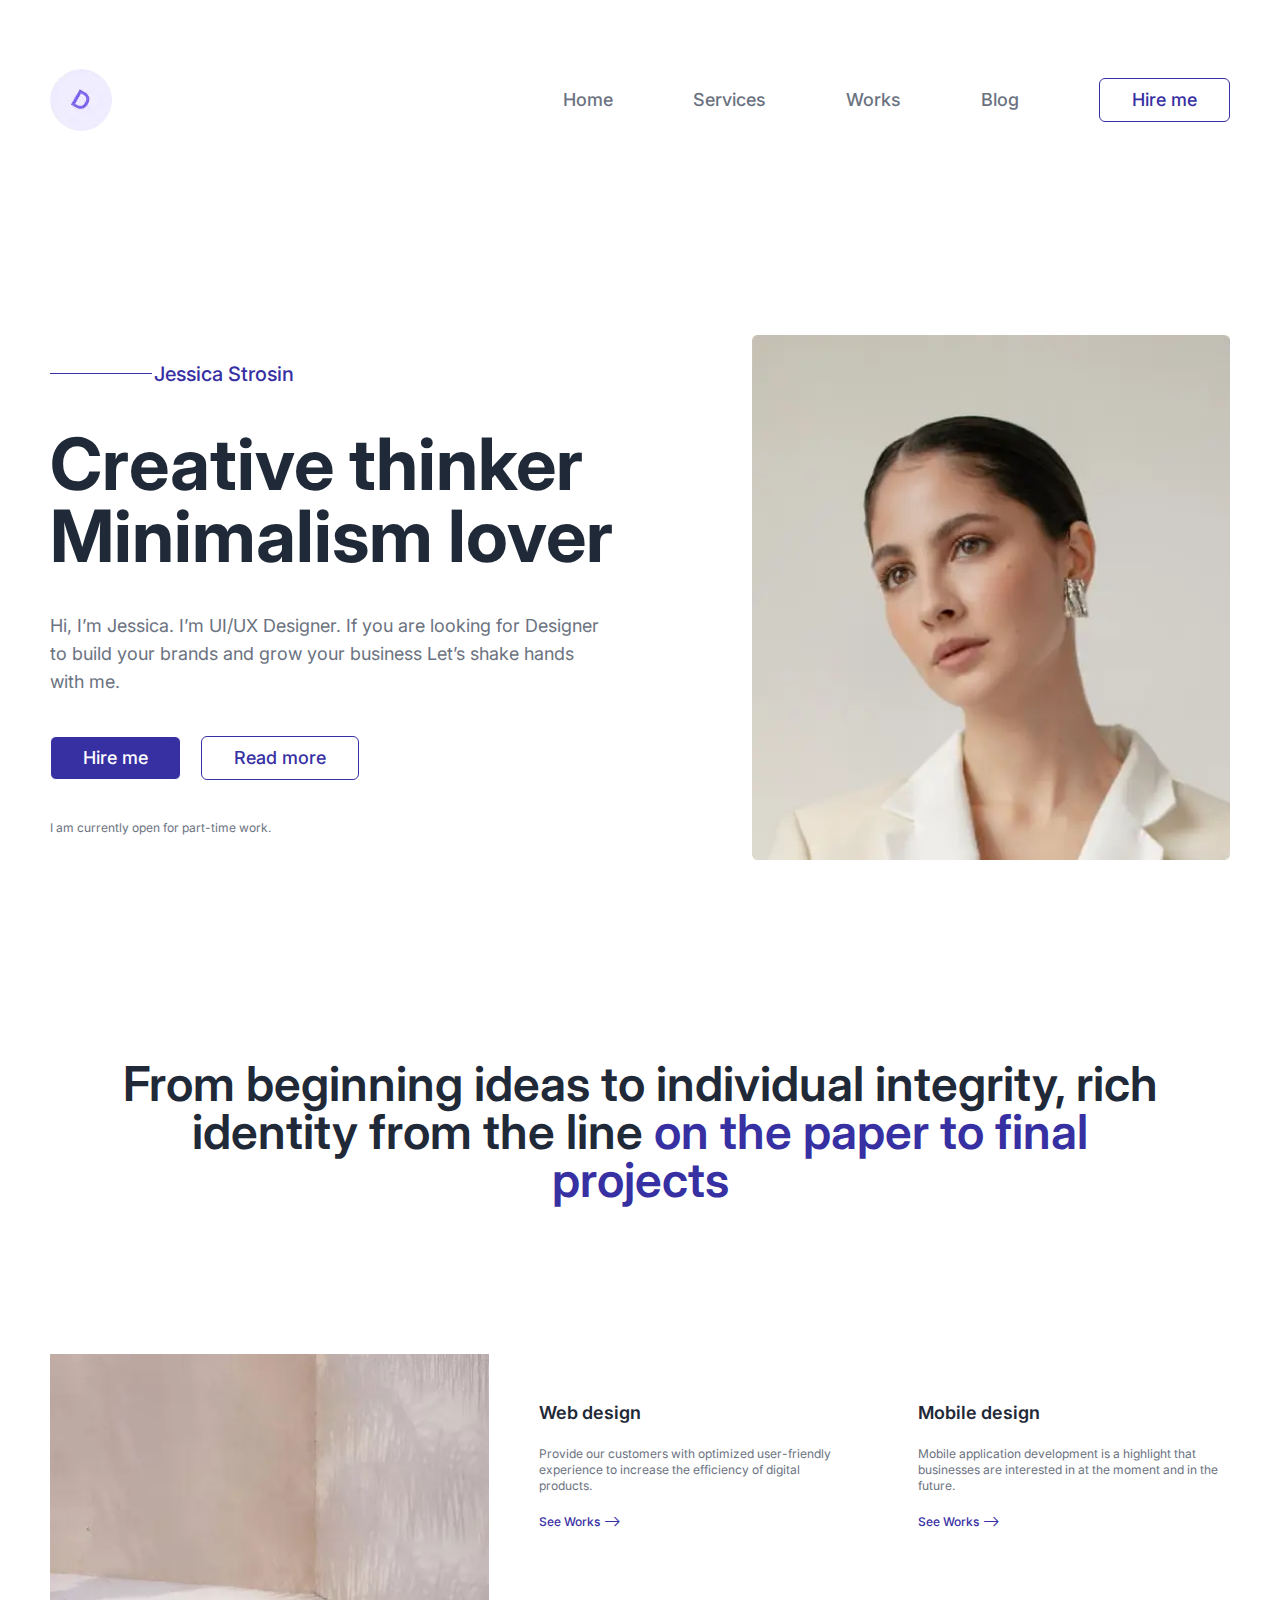
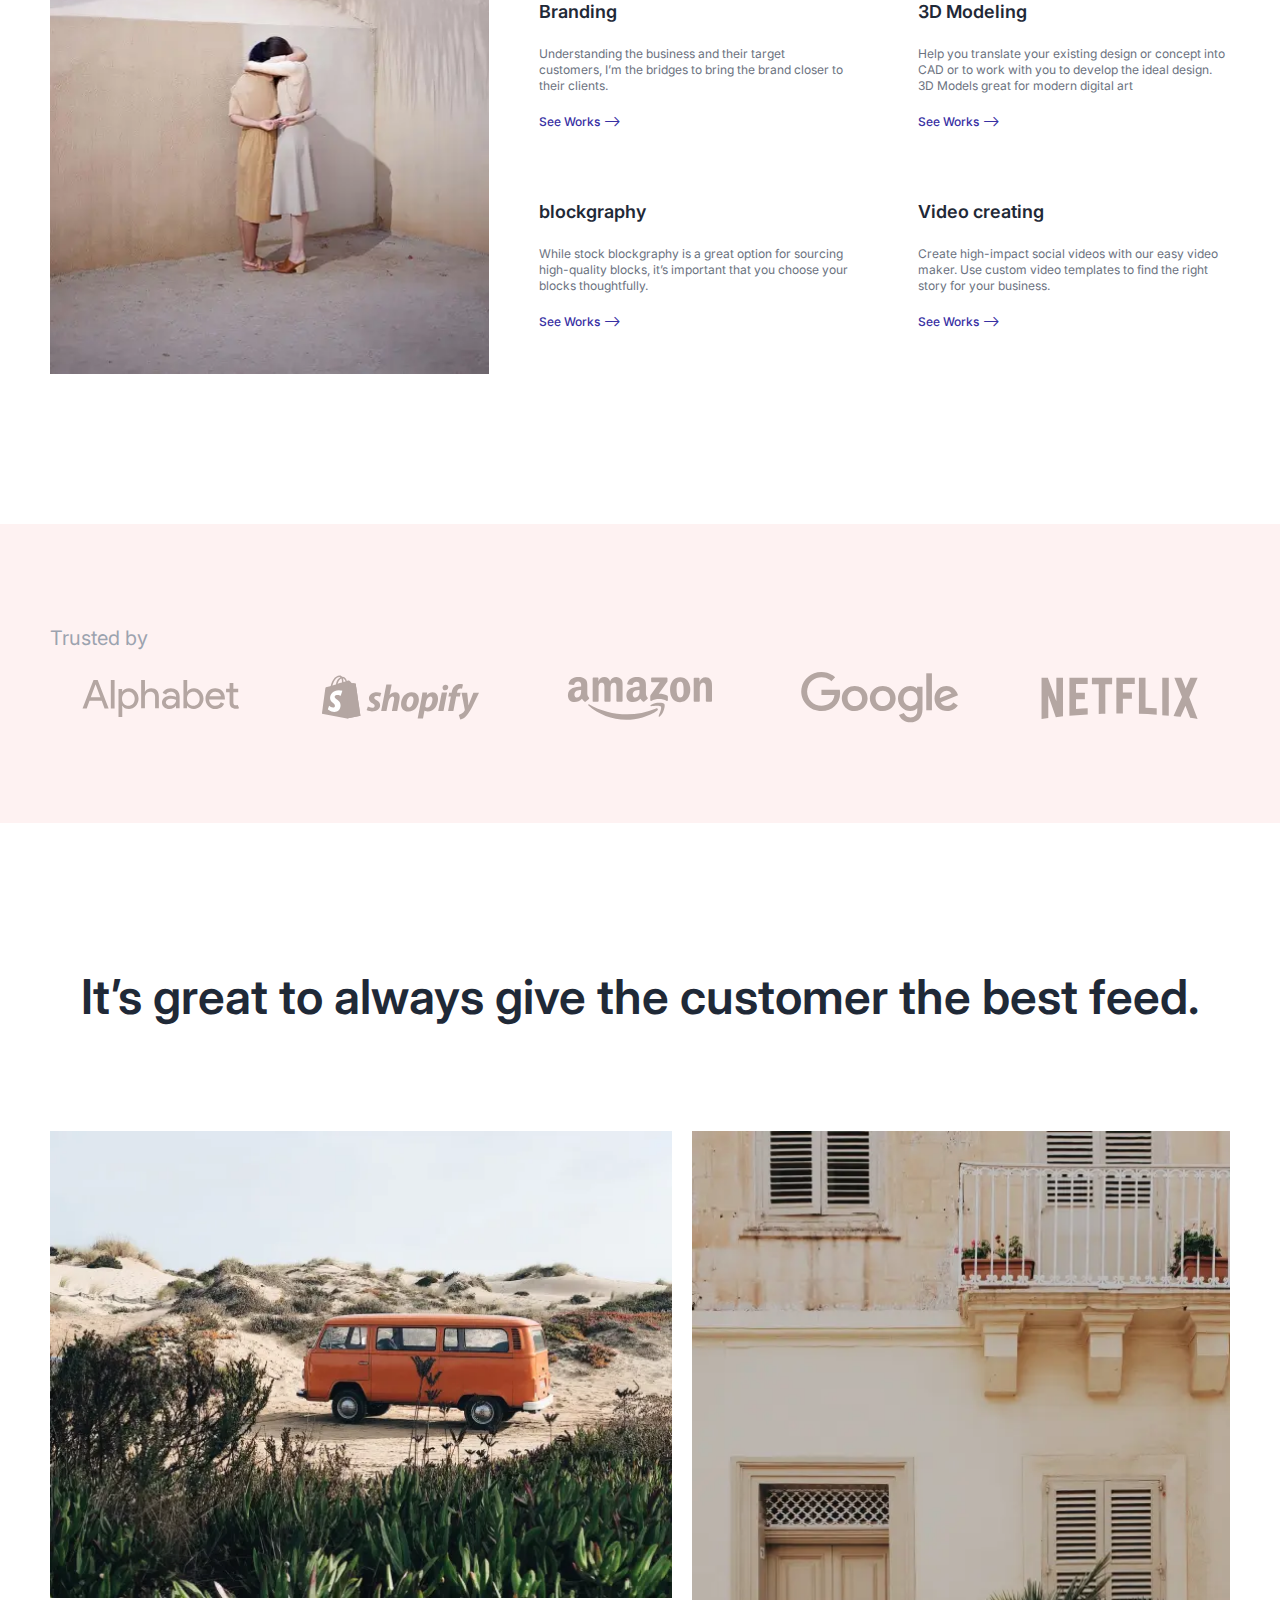
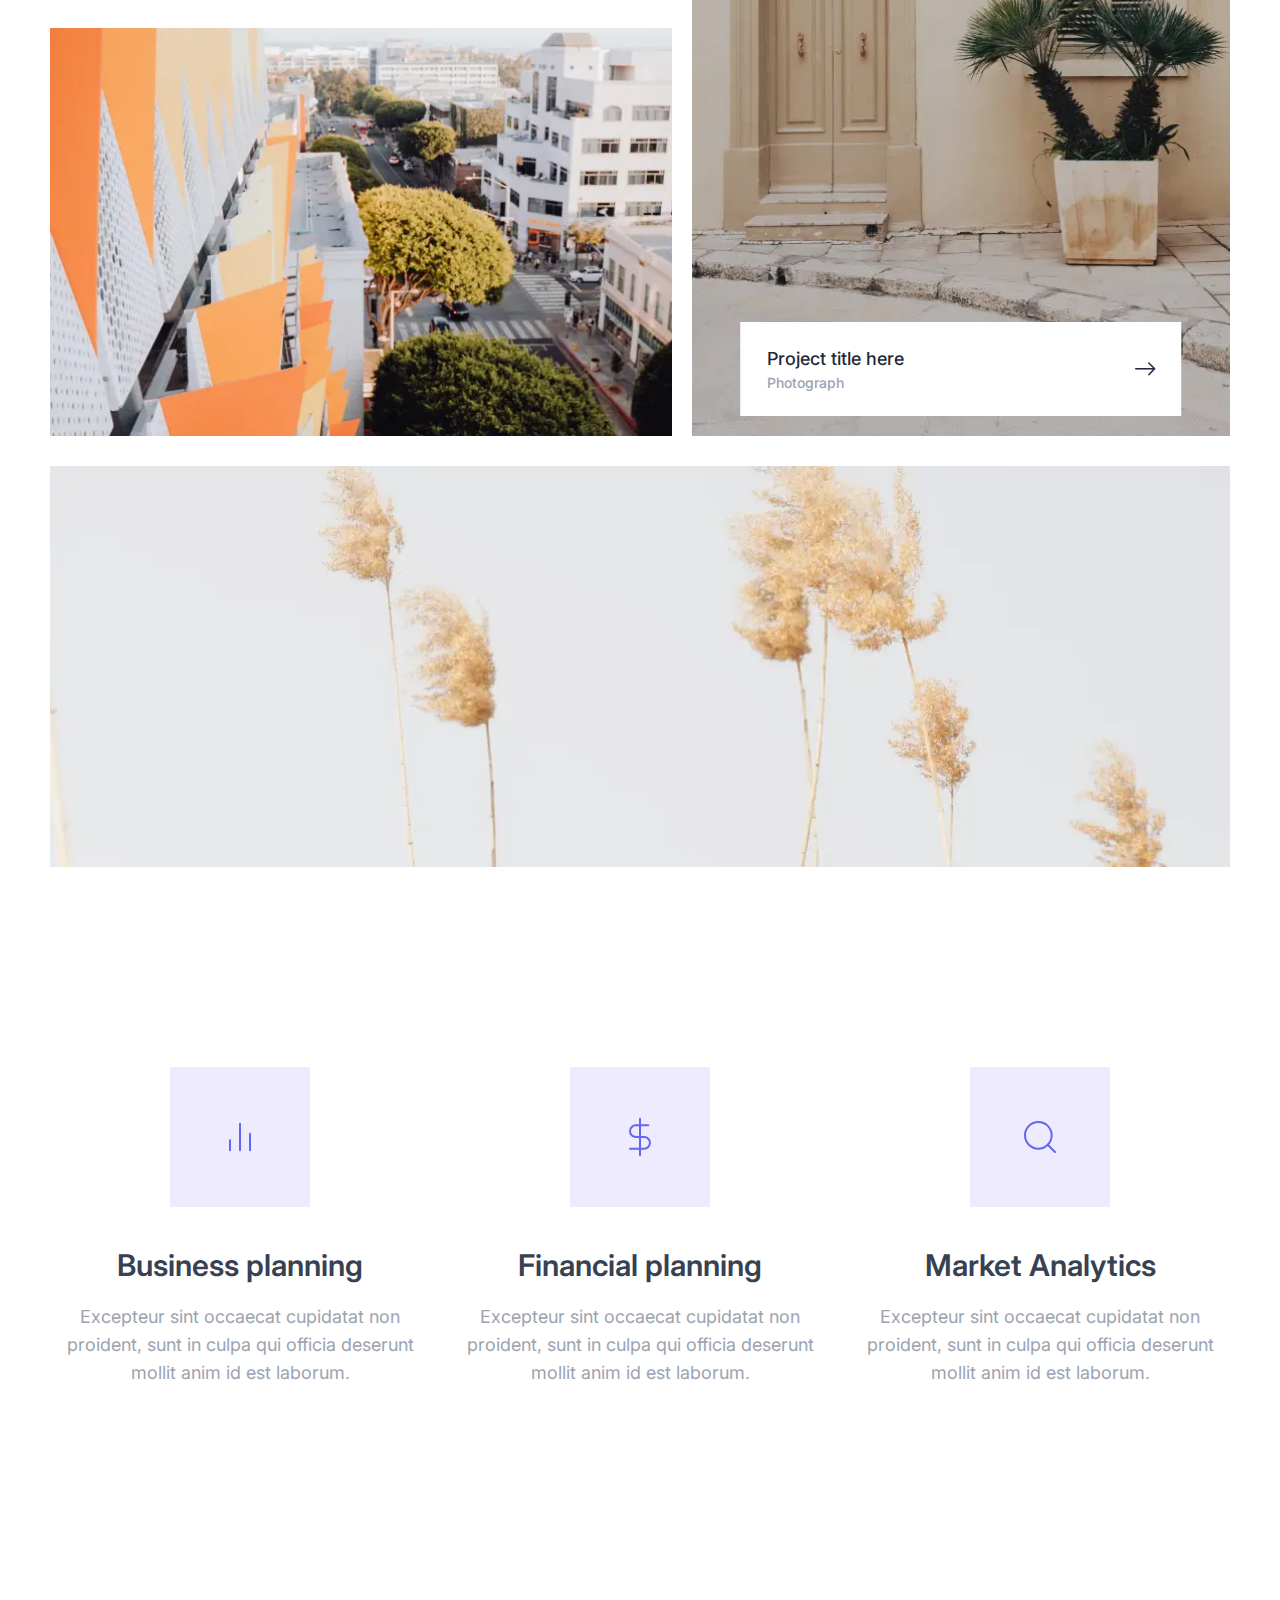
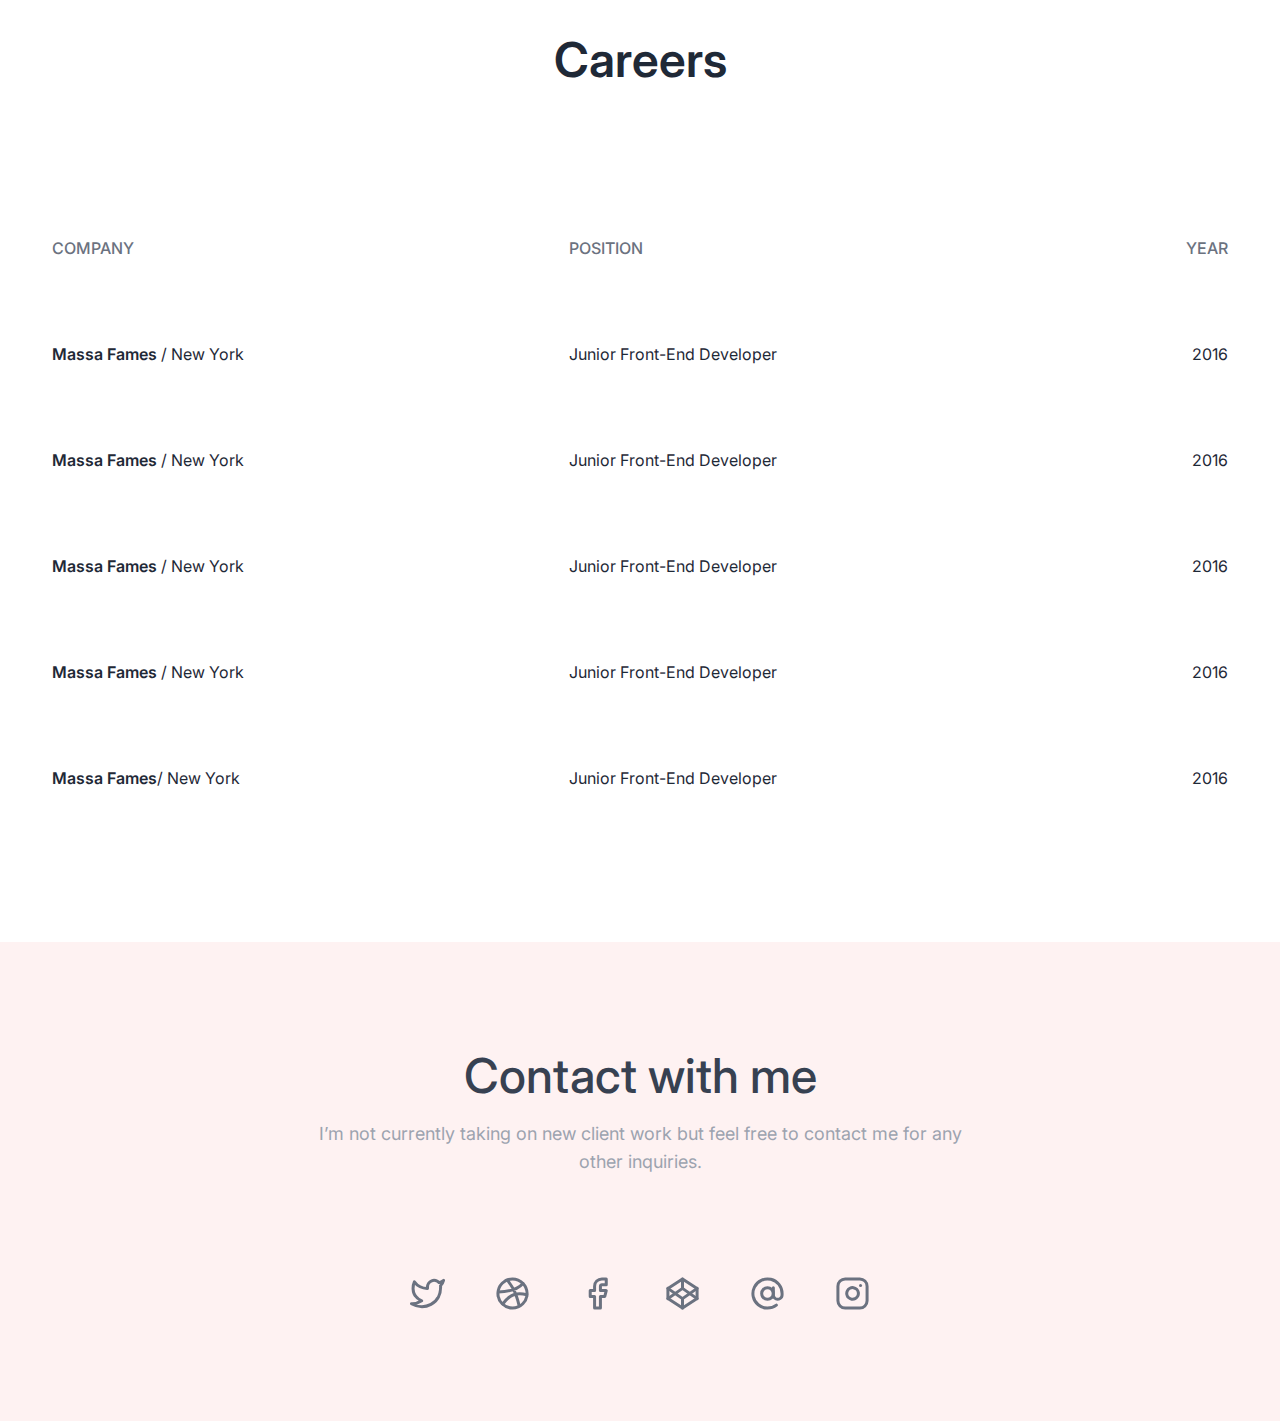
<file: index.html>
<!DOCTYPE html>
<html lang="en">
<head>
	<title>PortfolioDesign</title>
	<meta charset="UTF-8">
	<meta name="format-detection" content="telephone=no">
	<!-- <style>body{opacity: 0;}</style> -->
	<link rel="stylesheet" href="css/style.min.css?_v=20240208211706">
	<link rel="shortcut icon" href="favicon.ico">
	<!-- <meta name="robots" content="noindex, nofollow"> -->
	<meta name="viewport" content="width=device-width, initial-scale=1.0">
</head>

<body>
	<div class="wrapper">
		<header data-scroll="120" data-scroll-show="500" class="header">
	<div class="header__container">
		<div class="header__logo">
			<picture><source srcset="img/header/logo.webp" type="image/webp"><img src="img/header/logo.jpg" alt="image"></picture>
		</div>
		<div class="header__menu menu">
			<button type="button" class="menu__icon icon-menu"><span></span></button>
			<nav class="menu__body">
				<ul class="menu__list">
					<li class="menu__item"><a href="" data-goto-header data-goto=".hero" class="menu__link">Home</a></li>
					<li class="menu__item"><a href="" data-goto-header data-goto=".services" class="menu__link">Services</a></li>
					<li class="menu__item"><a href="" data-goto-header data-goto=".works" class="menu__link">Works</a></li>
					<li class="menu__item"><a href="" data-goto-header data-goto=".tablitsa" class="menu__link">Blog</a></li>
				</ul>
			</nav>
		</div>
		<button data-da=".menu__body,767.98" type="button" class="header__button button">Hire me</button>
	</div>
</header>
		<main class="page">
			<section class="hero">
				<div class="hero__container">
					<div class="hero__body">
						<div class="hero__content content-hero">
							<div class="content-hero__name">Jessica Strosin</div>
							<h1 class="content-hero__title">Creative thinker Minimalism lover</h1>
							<div class="content-hero__text">
								<p>
									Hi, I’m Jessica. I’m UI/UX Designer. If you are looking for Designer to build your brands and
									grow your business Let’s shake hands with me.
								</p>
							</div>
							<div class="content-hero__more more-item">
								<button class="more-item__button button button--blue">Hire me</button>
								<button class="more-item__button button">Read more</button>
							</div>
							<div class="content-hero__subtext">
								<p>
									I am currently open for part-time work.
								</p>
							</div>
						</div>
						<div class="hero__image">
							<div class="hero__image-ibg">
								<picture><source srcset="img/hero/main.webp" type="image/webp"><img src="img/hero/main.jpg" alt="image"></picture>
							</div>
						</div>
					</div>
					<div class="ім'я блоку__image-ibg"><picture><source data-srcset="@img" srcset="[data-uri]" type="image/webp"><img src="[data-uri]"  data-src="@img" alt=""></picture></div>
					<a href="" class="ім'я блоку__image-ibg"><picture><source data-srcset="@img" srcset="[data-uri]" type="image/webp"><img src="[data-uri]"  data-src="@img" alt=""></picture></a>
				</div>
			</section>
			<section class="services">
				<div class="services__container">
					<h2 class="services__title title">
						From beginning ideas to individual integrity, rich identity from the line<span> on the paper to final
							projects</span>
					</h2>
					<div class="services__body">
						<div class="services__column">
							<div class="services__item item-services">
								<div class="item-services__title">Web design</div>
								<div class="item-services__text">
									<p>
										Provide our customers with optimized user-friendly experience to increase the
										efficiency of digital products.
									</p>
								</div>
								<a href="" class="item-services__projects _icon-arrow">See Works</a>
							</div>
							<div class="services__item item-services">
								<div class="item-services__title">Mobile design</div>
								<div class="item-services__text">
									<p>
										Mobile application development is a highlight that businesses are interested in at the
										moment and in the future.
									</p>
								</div>
								<a href="" class="item-services__projects _icon-arrow">See Works</a>
							</div>
							<div class="services__item item-services">
								<div class="item-services__title">Branding</div>
								<div class="item-services__text">
									<p>
										Understanding the business and their target customers, I’m the bridges to bring the brand
										closer to their clients.
									</p>
								</div>
								<a href="" class="item-services__projects _icon-arrow">See Works</a>
							</div>
							<div class="services__item item-services">
								<div class="item-services__title">3D Modeling</div>
								<div class="item-services__text">
									<p>
										Help you translate your existing design or concept into CAD or to work with you to develop
										the ideal design. 3D Models great for modern digital art
									</p>
								</div>
								<a href="" class="item-services__projects _icon-arrow">See Works</a>
							</div>
							<div class="services__item item-services">
								<div class="item-services__title">blockgraphy</div>
								<div class="item-services__text">
									<p>
										While stock blockgraphy is a great option for sourcing high-quality blocks, it’s important
										that you choose your blocks thoughtfully.
									</p>
								</div>
								<a href="" class="item-services__projects _icon-arrow">See Works</a>
							</div>
							<div class="services__item item-services">
								<div class="item-services__title">Video creating</div>
								<div class="item-services__text">
									<p>
										Create high-impact social videos with our easy video maker. Use custom video templates to
										find the right story for your business.
									</p>
								</div>
								<a href="" class="item-services__projects _icon-arrow">See Works</a>
							</div>
						</div>
						<div class="services__image">
							<div class="services__image-ibg">
								<picture><source srcset="img/services/image.webp" type="image/webp"><img src="img/services/image.jpg" alt="image"></picture>
							</div>
						</div>
					</div>
				</div>
			</section>
			<section class="trusted">
				<div class="trusted__container">
					<h2 class="trusted__logo">Trusted by</h2>
					<div class="trusted__body">
						<div class="trusted__image">
							<img src="img/trusted/alphabet.svg" alt="image">
						</div>
						<div class="trusted__image">
							<img src="img/trusted/shopifyl.svg" alt="image">
						</div>
						<div class="trusted__image">
							<img src="img/trusted/amazon.svg" alt="image">
						</div>
						<div class="trusted__image">
							<img src="img/trusted/google.svg" alt="image">
						</div>
						<div class="trusted__image">
							<img src="img/trusted/netflix.svg" alt="image">
						</div>
					</div>
				</div>
			</section>
			<section class="gallery">
				<div class="gallery__container">
					<h2 class="gallery__title title">It’s great to always give the customer the best feed.</h2>
					<div class="gallery__block block-gallery">
						<div class="block-gallery__items">
							<div class="block-gallery__image">
								<div class="block-gallery__image-ibg">
									<picture><source srcset="img/gallery/car.webp" type="image/webp"><img src="img/gallery/car.jpg" alt="image"></picture>
								</div>
							</div>
							<div class="block-gallery__photo">
								<div class="block-gallery__image-ibg">
									<picture><source srcset="img/gallery/street.webp" type="image/webp"><img src="img/gallery/street.jpg" alt="image"></picture>
								</div>
							</div>
						</div>
						<div class="block-gallery__item">
							<div class="block-gallery__picture-ibg">
								<picture><source srcset="img/gallery/facade.webp" type="image/webp"><img src="img/gallery/facade.jpg" alt="image"></picture>
							</div>
							<a href="" class="block-gallery__project project-block _icon-arrow">
								<div class="project-block__content">
									<div class="project-block__title">Project title here</div>
									<div class="project-block__text">Photograph</div>
								</div>
							</a>
						</div>
					</div>
					<div class="gallery__image">
						<div class="gallery__image-ibg">
							<picture><source srcset="img/gallery/grass.webp" type="image/webp"><img src="img/gallery/grass.jpg" alt="image"></picture>
						</div>
					</div>
				</div>
			</section>
			<section class="works">
				<div class="works__container">
					<div class="works__body">
						<div class="works__column">
							<a href="" class="works__image">
								<img src="img/works/bar-chart.svg" alt="image">
							</a>
							<h4 class="works__title">Business planning</h4>
							<div class="works__text">
								<p>
									Excepteur sint occaecat cupidatat non proident, sunt in culpa qui officia deserunt mollit
									anim id est laborum.
								</p>
							</div>
						</div>
						<div class="works__column">
							<a href="" class="works__image">
								<img src="img/works/dollar.svg" alt="image">
							</a>
							<h4 class="works__title">Financial planning</h4>
							<div class="works__text">
								<p>
									Excepteur sint occaecat cupidatat non proident, sunt in culpa qui officia deserunt mollit
									anim id est laborum.
								</p>
							</div>
						</div>
						<div class="works__column">
							<a href="" class="works__image">
								<img src="img/works/search.svg" alt="image">
							</a>
							<h4 class="works__title">Market Analytics</h4>
							<div class="works__text">
								<p>
									Excepteur sint occaecat cupidatat non proident, sunt in culpa qui officia deserunt mollit
									anim id est laborum.
								</p>
							</div>
						</div>
					</div>
				</div>
			</section>
			<section class="tablitsa">
				<div class="tablitsa__container">
					<h2 class="tablitsa__title title">Careers</h2>
					<div class="tablitsa__body">
						<table>
							<thead>
								<tr>
									<th>COMPANY</th>
									<th>POSITION</th>
									<th>YEAR</th>
								</tr>
							</thead>
							<tbody>
								<tr>
									<td><span>Massa Fames </span>/ New York</td>
									<td>Junior Front-End Developer</td>
									<td>2016</td>
								</tr>
								<tr>
									<td><span>Massa Fames </span>/ New York</td>
									<td>Junior Front-End Developer</td>
									<td>2016</td>
								</tr>
								<tr>
									<td><span>Massa Fames </span>/ New York</td>
									<td>Junior Front-End Developer</td>
									<td>2016</td>
								</tr>
								<tr>
									<td><span>Massa Fames </span>/ New York</td>
									<td>Junior Front-End Developer</td>
									<td>2016</td>
								</tr>
							</tbody>
							<tfoot>
								<tr>
									<td><span>Massa Fames</span>/ New York</td>
									<td>Junior Front-End Developer</td>
									<td>2016</td>
								</tr>
							</tfoot>
						</table>
					</div>
				</div>
			</section>
		</main>
		<footer class="footer">
	<div class="footer__container">
		<h3 class="footer__title title title--small">Contact with me</h3>
		<div class="footer__text">
			<p>
				I’m not currently taking on new client work but feel free to contact me for any other inquiries.
			</p>
		</div>
		<div class="footer__items items-footer">
			<a href="" class="items-footer__item"><img src="img/footer/twitter.svg" alt="image"></a>
			<a href="" class="items-footer__item"><img src="img/footer/dribbble.svg" alt="image"></a>
			<a href="" class="items-footer__item"><img src="img/footer/facebook.svg" alt="image"></a>
			<a href="" class="items-footer__item"><img src="img/footer/codepen.svg" alt="image"></a>
			<a href="" class="items-footer__item"><img src="img/footer/at-sign.svg" alt="image"></a>
			<a href="" class="items-footer__item"><img src="img/footer/instagram.svg" alt="image"></a>
		</div>
	</div>
</footer>
	</div>
	<script src="js/app.min.js?_v=20240208211706"></script>
</body>

</html>
</file>
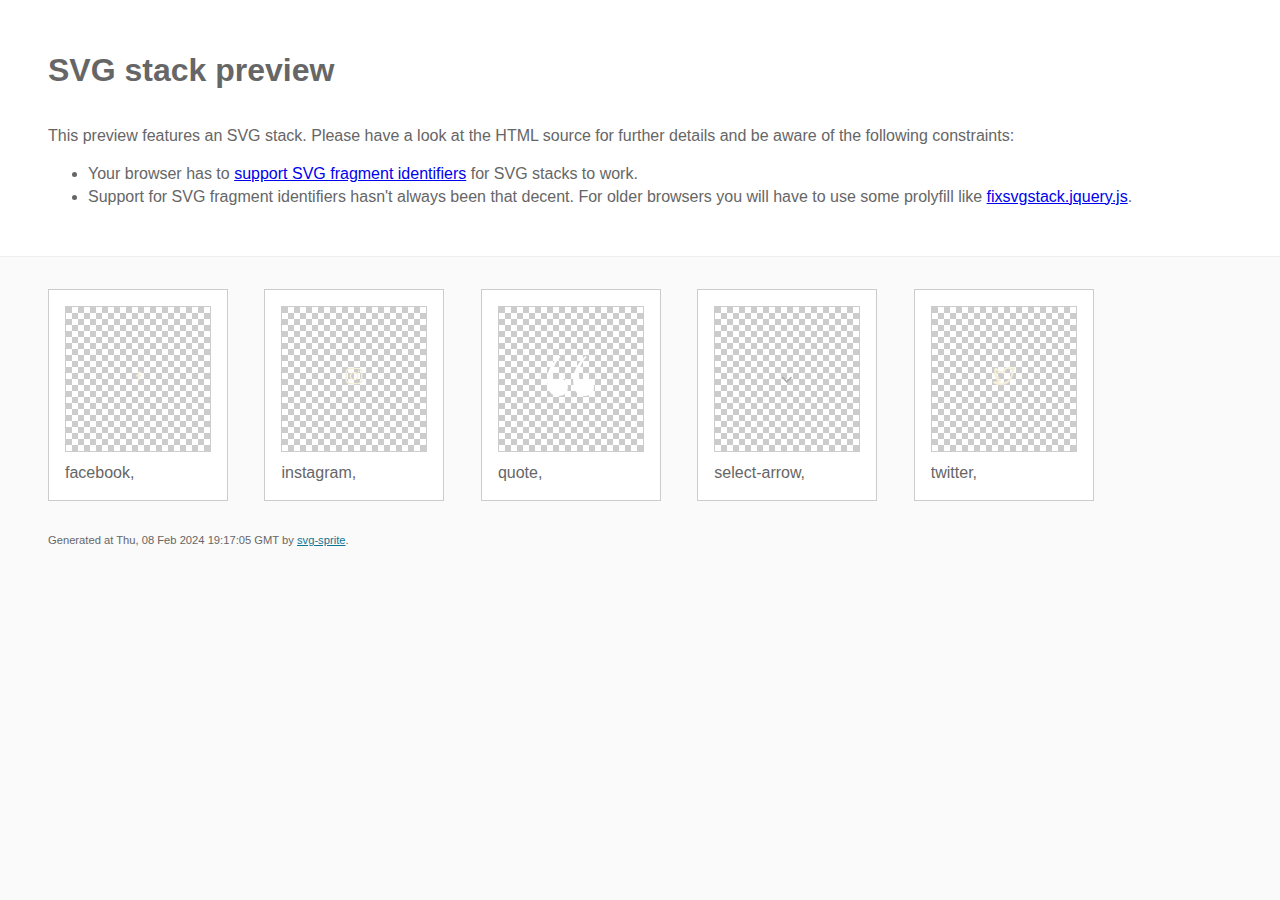
<file: img/stack/sprite.stack.html>
<!doctype html>
<html lang="en">
    <head>
        <meta charset="utf-8">
        <title>SVG stack preview | svg-sprite</title>
        <style>
            body {
                padding: 0;
                margin: 0;
                color: #666;
                background: #fafafa;
                font-family: Arial, Helvetica, sans-serif;
                font-size: 1em;
                line-height: 1.4;
            }

            header {
                display: block;
                padding: 3em 3em 2em;
                background-color: #fff;
            }

            header p {
                margin: 2em 0 0;
            }

            section {
                border-top: 1px solid #eee;
                padding: 2em 3em 0;
            }

            section ul {
                margin: 0;
                padding: 0;
            }

            section li {
                display: inline-block;
                background-color: #fff;
                position: relative;
                margin: 0 2em 2em 0;
                vertical-align: top;
                border: 1px solid #ccc;
                padding: 1em 1em 3em;
                cursor: default;
            }

            .icon-box {
                margin: 0;
                width: 144px;
                height: 144px;
                position: relative;
                background: #ccc url("data:image/svg+xml,%3Csvg xmlns='http://www.w3.org/2000/svg' width='12' height='12'%3E%3Cpath fill='%23fff' d='M6 0h6v6H6zM0 6h6v6H0z'/%3E%3C/svg%3E") top left repeat;
                border: 1px solid #ccc;
                display: table-cell;
                vertical-align: middle;
                text-align: center;
            }

            .icon {
                display: inline-block;
            }

            h1 {
                margin-top: 0;
            }

            h2 {
                margin: 0;
                padding: 0;
                font-size: 1em;
                font-weight: 400;
                white-space: nowrap;
                overflow: hidden;
                text-overflow: ellipsis;
                position: absolute;
                left: 1em;
                right: 1em;
                bottom: 1em;
            }

            footer {
                display: block;
                margin: 0;
                padding: 0 3em 3em;
            }

            footer p {
                margin: 0;
                font-size: .7em;
            }

            footer a {
                color: #0f7595;
                margin-left: 0;
            }
        </style>

<!--
Sprite shape dimensions
====================================================================================================
You will need to set the sprite shape dimensions via CSS when you use them as stack SVGs, otherwise
they would become a huge 100% in size. You may use the following dimension classes for doing so.
They might well be outsourced to an external stylesheet of course.
-->

<style>
 .svg-facebook-dims { width: 11px; height: 20px; }
 .svg-instagram-dims { width: 20px; height: 20px; }
 .svg-quote-dims { width: 47px; height: 40px; }
 .svg-select-arrow-dims { width: 14px; height: 9px; }
 .svg-twitter-dims { width: 23px; height: 20px; }
</style>

<!--
====================================================================================================
-->

    </head>
    <body>
        <header>
            <h1>SVG stack preview</h1>
            <p>This preview features an SVG stack. Please have a look at the HTML source for further details and be aware of the following constraints:</p>
            <ul>
                <li>Your browser has to <a href="https://caniuse.com/svg-fragment" target="_blank" rel="noopener noreferrer">support SVG fragment identifiers</a> for SVG stacks to work.</li>
                <li>Support for SVG fragment identifiers hasn't always been that decent. For older browsers you will have to use some prolyfill like <a href="https://github.com/preciousforever/SVG-Stacker/blob/master/fixsvgstack.jquery.js" target="_blank" rel="noopener noreferrer">fixsvgstack.jquery.js</a>.</li>
            </ul>
        </header>
        <section>

<!--
SVG stack
====================================================================================================
These SVG images make use of fragment identifiers (IDs) to reference certain portions of the
external sprite. By default, all shapes inside the sprite are hidden by CSS. The `:target` pseudo
selector is used to show the very shape that is referenced by the fragment identifier.
-->

            <ul>

             <li title="facebook">
                    <div class="icon-box">
                        <img src="../icons/icons.svg#facebook" class="svg-facebook-dims" alt="facebook">
                    </div>
                    <h2>facebook, </h2>
                </li>
             <li title="instagram">
                    <div class="icon-box">
                        <img src="../icons/icons.svg#instagram" class="svg-instagram-dims" alt="instagram">
                    </div>
                    <h2>instagram, </h2>
                </li>
             <li title="quote">
                    <div class="icon-box">
                        <img src="../icons/icons.svg#quote" class="svg-quote-dims" alt="quote">
                    </div>
                    <h2>quote, </h2>
                </li>
             <li title="select-arrow">
                    <div class="icon-box">
                        <img src="../icons/icons.svg#select-arrow" class="svg-select-arrow-dims" alt="select-arrow">
                    </div>
                    <h2>select-arrow, </h2>
                </li>
             <li title="twitter">
                    <div class="icon-box">
                        <img src="../icons/icons.svg#twitter" class="svg-twitter-dims" alt="twitter">
                    </div>
                    <h2>twitter, </h2>
                </li>
         </ul>

<!--
====================================================================================================
-->

        </section>
        <footer>
            <p>Generated at Thu, 08 Feb 2024 19:17:05 GMT by <a href="https://github.com/svg-sprite/svg-sprite" target="_blank" rel="noopener noreferrer">svg-sprite</a>.</p>
        </footer>
    </body>
</html>
</file>
<file: css/style.min.css>
@charset "UTF-8";@import url(https://fonts.googleapis.com/css?family=Inter:regular,500,600,700);@font-face{font-family:icons;font-display:swap;src:url(../fonts/icons.woff2) format("woff2"),url(../fonts/icons.woff) format("woff");font-weight:400;font-style:normal}[class*=_icon-]:before{font-family:icons;font-style:normal;font-weight:400;font-variant:normal;text-transform:none;line-height:1;-webkit-font-smoothing:antialiased;-moz-osx-font-smoothing:grayscale}[class*=_icon-]:before{display:block}._icon-arrow:before{content:"\e900"}*{padding:0;margin:0;border:0}*,:after,:before{-webkit-box-sizing:border-box;box-sizing:border-box}body,html{height:100%;min-width:320px}body{color:#1f2937;line-height:1;font-family:Inter;font-size:1.125rem;-ms-text-size-adjust:100%;-moz-text-size-adjust:100%;-webkit-text-size-adjust:100%;-webkit-font-smoothing:antialiased;-moz-osx-font-smoothing:grayscale}button,input,textarea{font-family:Inter;font-size:inherit;line-height:inherit}button{cursor:pointer;color:inherit;background-color:transparent}a{color:inherit;text-decoration:none}ul li{list-style:none}img{vertical-align:top}h1,h2,h3,h4,h5,h6{font-weight:inherit;font-size:inherit}.lock body{overflow:hidden;-ms-touch-action:none;touch-action:none;-ms-scroll-chaining:none;overscroll-behavior:none}.wrapper{min-height:100%;display:-webkit-box;display:-ms-flexbox;display:flex;-webkit-box-orient:vertical;-webkit-box-direction:normal;-ms-flex-direction:column;flex-direction:column;overflow:hidden}@supports (overflow:clip){.wrapper{overflow:clip}}.wrapper>main{-webkit-box-flex:1;-ms-flex:1 1 auto;flex:1 1 auto}.wrapper>*{min-width:0}[class*=__container]{max-width:75.625rem;margin:0 auto;padding:0 .9375rem}.button{display:-webkit-inline-box;display:-ms-inline-flexbox;display:inline-flex;padding:.4375rem 2rem;border-radius:.375rem;color:#3730a3;border:.0625rem solid #3730a3;background:#fff;font-weight:500;line-height:155.555556%;-webkit-transition:-webkit-filter .5s;transition:-webkit-filter .5s;transition:filter .5s;transition:filter .5s,-webkit-filter .5s}.button--blue{color:#fff;background-color:#3730a3;border:.0625rem solid #fff}.button--fw{width:100%}.icon-menu{display:none}[class*=-ibg]{position:relative}[class*=-ibg] img{position:absolute;width:100%;height:100%;top:0;left:0;-o-object-fit:cover;object-fit:cover}[class*=-ibg--contain] img{-o-object-fit:contain;object-fit:contain}.title{color:#1f2937;text-align:center;font-weight:600;line-height:100%}.title--small{font-weight:500;color:#374151}.title span{color:#3730a3}.header{position:absolute;width:100%;top:0;left:0;z-index:50;background-color:#fff}.header._header-scroll{position:fixed;top:-200%;background-color:#fff}.header._header-show{-webkit-transition:top .5s ease .5s;transition:top .5s ease .5s;top:0}.header__container{padding-top:.625rem;padding-bottom:.625rem;display:-ms-grid;display:grid;-ms-grid-columns:auto 1fr auto;grid-template-columns:auto 1fr auto;-webkit-box-align:center;-ms-flex-align:center;align-items:center;-webkit-box-pack:justify;-ms-flex-pack:justify;justify-content:space-between}.header__logo{width:3.875rem;height:3.875rem;border-radius:50%;overflow:hidden;position:relative;z-index:5}.header__logo img{max-width:100%;display:block}.header__menu{-ms-grid-column-align:end;justify-self:end}.menu__list{display:-webkit-box;display:-ms-flexbox;display:flex;-ms-flex-wrap:wrap;flex-wrap:wrap;margin-right:5rem;row-gap:.1875rem}.menu__link{color:#6b7280;font-weight:500;line-height:155.555556%;-webkit-transition:all .3s;transition:all .3s}.icon-menu{margin-right:1.25rem}.footer{background-color:#fef2f2}.footer__title:not(:last-child){margin-bottom:1.25rem}.footer__text{color:#9ca3af;text-align:center;font-weight:400;line-height:155.555556%;max-width:41.5rem;margin:0 auto}.footer__items{display:-webkit-box;display:-ms-flexbox;display:flex;-ms-flex-wrap:wrap;flex-wrap:wrap;-webkit-box-pack:center;-ms-flex-pack:center;justify-content:center;-webkit-box-align:center;-ms-flex-align:center;align-items:center;row-gap:.625rem}.items-footer__item{-webkit-transition:-webkit-filter .5s;transition:-webkit-filter .5s;transition:filter .5s;transition:filter .5s,-webkit-filter .5s}.hero__body{display:-webkit-box;display:-ms-flexbox;display:flex;-webkit-column-gap:1.25rem;-moz-column-gap:1.25rem;column-gap:1.25rem;row-gap:1.875rem;-webkit-box-pack:justify;-ms-flex-pack:justify;justify-content:space-between;-webkit-box-align:center;-ms-flex-align:center;align-items:center}.hero__image{-webkit-box-flex:0;-ms-flex:0 0 40.5%;flex:0 0 40.5%;width:100%}.hero__image-ibg{aspect-ratio:478/525}.content-hero{-webkit-box-flex:1;-ms-flex:1 1 auto;flex:1 1 auto}.content-hero__name{color:#3730a3;font-size:1.25rem;font-weight:500;line-height:140%;display:-webkit-inline-box;display:-ms-inline-flexbox;display:inline-flex;-webkit-box-align:center;-ms-flex-align:center;align-items:center;gap:.125rem}.content-hero__name::before{content:"";width:6.375rem;height:.0625rem;background-color:#3730a3}.content-hero__title{color:#1f2937;font-weight:700;line-height:100%}.content-hero__text{color:#6b7280;font-weight:400;line-height:155.555556%;max-width:34.5625rem}.content-hero__subtext{color:#6b7280;font-size:.75rem;font-weight:400;line-height:133.333333%}.more-item{display:-webkit-box;display:-ms-flexbox;display:flex;gap:1.25rem;-webkit-box-align:center;-ms-flex-align:center;align-items:center}.services__title{margin:0 auto;max-width:64.9375rem}.services__body{display:-webkit-box;display:-ms-flexbox;display:flex;-webkit-box-orient:horizontal;-webkit-box-direction:reverse;-ms-flex-direction:row-reverse;flex-direction:row-reverse;-webkit-box-pack:justify;-ms-flex-pack:justify;justify-content:space-between;-webkit-box-align:center;-ms-flex-align:center;align-items:center}.services__column{-webkit-box-flex:1;-ms-flex:1 1 auto;flex:1 1 auto;display:-ms-grid;display:grid;-ms-grid-columns:(1fr)[2];grid-template-columns:repeat(2,1fr)}.services__image{-webkit-box-flex:0;-ms-flex:0 0 37.2%;flex:0 0 37.2%;width:100%}.services__image-ibg{aspect-ratio:440/622}.item-services{display:-webkit-box;display:-ms-flexbox;display:flex;-webkit-box-orient:vertical;-webkit-box-direction:normal;-ms-flex-direction:column;flex-direction:column}.item-services__title{color:#1f2937;font-weight:600;line-height:155.555556%}.item-services__text{-webkit-box-flex:1;-ms-flex:1 1 auto;flex:1 1 auto;font-size:.75rem;font-weight:400;line-height:133.333333%;color:#6b7280}.item-services__projects{color:#3730a3;font-size:.75rem;font-weight:500;line-height:133.333333%;display:-webkit-inline-box;display:-ms-inline-flexbox;display:inline-flex;-webkit-box-orient:horizontal;-webkit-box-direction:reverse;-ms-flex-direction:row-reverse;flex-direction:row-reverse;-webkit-box-pack:start;-ms-flex-pack:start;justify-content:start;-webkit-box-align:center;-ms-flex-align:center;align-items:center;gap:.3125rem;-webkit-transition:-webkit-filter .3s;transition:-webkit-filter .3s;transition:filter .3s;transition:filter .3s,-webkit-filter .3s}.item-services__projects::before{font-size:.625rem}.trusted{background-color:#fef2f2}.trusted__logo{color:#9ca3af;font-size:1.25rem;font-weight:400;line-height:140%}.trusted__logo:not(:last-child){margin-bottom:1.25rem}.trusted__body{-ms-flex-item-align:center;-ms-grid-row-align:center;align-self:center;display:-webkit-box;display:-ms-flexbox;display:flex;-webkit-box-pack:justify;-ms-flex-pack:justify;justify-content:space-between;-webkit-box-align:center;-ms-flex-align:center;align-items:center;-ms-flex-wrap:wrap;flex-wrap:wrap;text-align:center;gap:1.25rem}.trusted__image{-webkit-box-flex:1;-ms-flex:1 1 auto;flex:1 1 auto}.trusted__image img{max-width:100%}.gallery__image{width:100%;position:relative;padding-bottom:34%}.gallery__image-ibg{position:absolute;width:100%;height:100%;top:0;left:0}.gallery__block{display:-webkit-box;display:-ms-flexbox;display:flex;-webkit-column-gap:1.25rem;-moz-column-gap:1.25rem;column-gap:1.25rem;-webkit-box-pack:justify;-ms-flex-pack:justify;justify-content:space-between}.block-gallery__items{-webkit-box-flex:1;-ms-flex:1 0 52.45%;flex:1 0 52.45%;display:-webkit-box;display:-ms-flexbox;display:flex;-webkit-box-orient:vertical;-webkit-box-direction:normal;-ms-flex-direction:column;flex-direction:column}.block-gallery__image{width:100%;height:100%;position:relative}.block-gallery__photo{width:100%;height:87.5%;position:relative}.block-gallery__image-ibg{position:absolute;width:100%;height:100%;top:0;left:0}.block-gallery__item{-webkit-box-flex:1;-ms-flex:1 0 45.41%;flex:1 0 45.41%;width:100%;position:relative}.block-gallery__picture-ibg{aspect-ratio:536/900}.block-gallery__project{margin-top:-6.875rem}.project-block{display:-webkit-box;display:-ms-flexbox;display:flex;-webkit-box-orient:horizontal;-webkit-box-direction:reverse;-ms-flex-direction:row-reverse;flex-direction:row-reverse;max-width:82%;-webkit-box-align:center;-ms-flex-align:center;align-items:center;-webkit-box-pack:justify;-ms-flex-pack:justify;justify-content:space-between;padding-left:1.6875rem;padding-right:1.6875rem;background-color:#fff;position:absolute;width:100%;height:5.875rem;bottom:1.25rem;left:50%;-webkit-transform:translate(-50%,0);-ms-transform:translate(-50%,0);transform:translate(-50%,0);z-index:2;-webkit-transition:background-color .3s;transition:background-color .3s}.project-block::before{font-size:.875rem}.project-block__title{color:#1f2937;font-weight:500;line-height:155.555556%}.project-block__text{color:#9ca3af;font-size:.875rem;font-weight:500;line-height:142.857143%}.works__body{display:-webkit-box;display:-ms-flexbox;display:flex;-ms-flex-wrap:wrap;flex-wrap:wrap;-webkit-column-gap:1.25rem;-moz-column-gap:1.25rem;column-gap:1.25rem}.works__column{-webkit-box-flex:1;-ms-flex:1 0 14.6875rem;flex:1 0 14.6875rem;display:-webkit-box;display:-ms-flexbox;display:flex;-webkit-box-orient:vertical;-webkit-box-direction:normal;-ms-flex-direction:column;flex-direction:column;-webkit-box-align:center;-ms-flex-align:center;align-items:center}.works__image{display:-webkit-box;display:-ms-flexbox;display:flex;-webkit-box-pack:center;-ms-flex-pack:center;justify-content:center;-webkit-box-align:center;-ms-flex-align:center;align-items:center;-webkit-box-flex:0;-ms-flex-positive:0;flex-grow:0;-ms-flex-negative:0;flex-shrink:0;background-color:#eeebff;-webkit-transition:-webkit-filter .3s;transition:-webkit-filter .3s;transition:filter .3s;transition:filter .3s,-webkit-filter .3s}.works__image img{max-width:100%}.works__title{color:#374151;text-align:center;font-weight:600;line-height:120%}.works__text{color:#9ca3af;text-align:center;font-weight:400;line-height:155.555556%}.tablitsa__body{overflow:auto}table{width:100%}table tr th{text-align:left;color:#6b7280;font-size:1rem;font-weight:500;line-height:150%}table tr th:last-child{text-align:right}table tr td{color:#1f2937;font-size:1rem;font-weight:400;line-height:150%}table tr td span{font-size:1rem;font-weight:600;line-height:150%}table tr td:last-child{text-align:right}table tr td:not(:last-child){padding-right:1.25rem}@media (min-width:75.625em){.title{font-size:3rem}.header__container{height:12.5rem}.menu__list{-webkit-column-gap:5rem;-moz-column-gap:5rem;column-gap:5rem}.footer{padding-top:6.875rem}.footer{padding-bottom:6.875rem}.footer__text:not(:last-child){margin-bottom:6.25rem}.footer__items{-webkit-column-gap:3.125rem;-moz-column-gap:3.125rem;column-gap:3.125rem}.hero{padding-top:20.9375rem}.hero{padding-bottom:6.25rem}.content-hero__name:not(:last-child){margin-bottom:2.5rem}.content-hero__title{font-size:4.5rem}.content-hero__title:not(:last-child){margin-bottom:2.5rem}.content-hero__text:not(:last-child){margin-bottom:2.5rem}.more-item:not(:last-child){margin-bottom:2.5rem}.services{padding-top:6.25rem}.services{padding-bottom:9.375rem}.services__title{margin-bottom:9.375rem}.services__body{-webkit-column-gap:3.125rem;-moz-column-gap:3.125rem;column-gap:3.125rem}.services__column{-webkit-column-gap:4.25rem;-moz-column-gap:4.25rem;column-gap:4.25rem}.services__column{row-gap:4.25rem}.item-services__title:not(:last-child){margin-bottom:1.25rem}.item-services__text:not(:last-child){margin-bottom:1.25rem}.trusted{padding-top:6.25rem}.trusted{padding-bottom:6.25rem}.gallery{padding-top:9.375rem}.gallery{padding-bottom:6.25rem}.gallery__title:not(:last-child){margin-bottom:6.875rem}.gallery__block:not(:last-child){margin-bottom:1.875rem}.block-gallery__items{row-gap:1.875rem}.project-block{padding-top:1.4375rem}.project-block{padding-bottom:1.4375rem}.works{padding-top:6.25rem}.works{padding-bottom:6.25rem}.works__image{flex-besis:8.75rem}.works__image{width:8.75rem}.works__image{height:8.75rem}.works__image:not(:last-child){margin-bottom:2.5rem}.works__title{font-size:1.875rem}.works__title:not(:last-child){margin-bottom:1.25rem}.tablitsa{padding-top:9.375rem}.tablitsa{padding-bottom:9.375rem}.tablitsa__title{margin-bottom:9.375rem}table tr td{padding-top:2.5rem}tbody td,thead th{padding-bottom:2.5rem}}@media (max-width:20em){.title{font-size:2.125rem}.footer{padding-top:3.125rem}.footer{padding-bottom:3.125rem}.footer__text:not(:last-child){margin-bottom:2.5rem}.footer__items{-webkit-column-gap:.9375rem;-moz-column-gap:.9375rem;column-gap:.9375rem}.content-hero__name:not(:last-child){margin-bottom:1.25rem}.content-hero__title:not(:last-child){margin-bottom:1.25rem}.content-hero__text:not(:last-child){margin-bottom:1.25rem}.more-item:not(:last-child){margin-bottom:1.25rem}.services__title{margin-bottom:1.875rem}.item-services__title:not(:last-child){margin-bottom:.625rem}.item-services__text:not(:last-child){margin-bottom:.625rem}.gallery__title:not(:last-child){margin-bottom:1.875rem}.works__image{flex-besis:6.25rem}.works__image{width:6.25rem}.works__image{height:6.25rem}.works__title{font-size:1.5rem}}@media (max-width:61.99875em){.content-hero__title{text-align:center}.content-hero__text{max-width:100%}.services__body{-webkit-column-gap:1.25rem;-moz-column-gap:1.25rem;column-gap:1.25rem}.services__column{-webkit-column-gap:1.25rem;-moz-column-gap:1.25rem;column-gap:1.25rem}.works__body{-webkit-box-orient:vertical;-webkit-box-direction:normal;-ms-flex-direction:column;flex-direction:column;row-gap:2.5rem}.works__image:not(:last-child){margin-bottom:1.25rem}.works__title:not(:last-child){margin-bottom:.625rem}}@media (max-width:61.99875em) and (max-width:20em){.services__item{margin-bottom:1.25rem}}@media (max-width:47.99875em){.menu__body{position:fixed;width:100%;height:100%;left:-100%;top:0;background-color:#eeebff;overflow:auto;display:-webkit-box;display:-ms-flexbox;display:flex;-webkit-box-orient:vertical;-webkit-box-direction:normal;-ms-flex-direction:column;flex-direction:column;row-gap:2.5rem;padding:6.25rem .9375rem .9375rem 1.875rem;-webkit-transition:left .3s;transition:left .3s}.menu__body::before{content:"";position:fixed;width:100%;height:5.125rem;left:-100%;top:0;background-color:#fef2f2;-webkit-transition:left .3s;transition:left .3s;z-index:2}.menu-open .menu__body{left:0}.menu-open .menu__body::before{left:0}.menu__list{-webkit-box-flex:1;-ms-flex:1 1 auto;flex:1 1 auto;font-size:1.75rem;-webkit-box-pack:center;-ms-flex-pack:center;justify-content:center;-webkit-box-align:end;-ms-flex-align:end;align-items:flex-end;-webkit-box-orient:vertical;-webkit-box-direction:normal;-ms-flex-direction:column;flex-direction:column;row-gap:1.75rem}.icon-menu{display:block;position:relative;width:1.875rem;height:1.125rem;z-index:5}.icon-menu span,.icon-menu::after,.icon-menu::before{content:"";-webkit-transition:all .3s ease 0s;transition:all .3s ease 0s;right:0;position:absolute;width:100%;height:.125rem;background-color:#000}.icon-menu::before{top:0}.icon-menu::after{bottom:0}.icon-menu span{top:calc(50% - .0625rem)}.menu-open .icon-menu span{width:0}.menu-open .icon-menu::before{top:calc(50% - .0625rem);-webkit-transform:rotate(-45deg);-ms-transform:rotate(-45deg);transform:rotate(-45deg)}.menu-open .icon-menu::after{bottom:calc(50% - .0625rem);-webkit-transform:rotate(45deg);-ms-transform:rotate(45deg);transform:rotate(45deg)}.header__container{height:5.125rem}.header__button{text-align:center;-ms-flex-item-align:end;align-self:flex-end;margin-right:5rem}.hero__body{-webkit-box-orient:vertical;-webkit-box-direction:normal;-ms-flex-direction:column;flex-direction:column}.services__body{-webkit-box-orient:vertical;-webkit-box-direction:normal;-ms-flex-direction:column;flex-direction:column}.gallery__block{-webkit-box-orient:vertical;-webkit-box-direction:normal;-ms-flex-direction:column;flex-direction:column}.block-gallery__image{padding-bottom:63%}.block-gallery__photo{padding-bottom:63%}table tr td{padding-top:.625rem}tbody td,thead th{padding-bottom:.625rem}}@media (max-width:47.99875em) and (any-hover:none){.icon-menu{cursor:default}}@media (max-width:47.9375em){.menu__list{-webkit-column-gap:2.5rem;-moz-column-gap:2.5rem;column-gap:2.5rem}}@media (max-width:47.99875em) and (max-width:29.99875em){.gallery__block{row-gap:.625rem}}@media (max-width:29.99875em){.hero{padding-top:7.5rem}.hero{padding-bottom:2.5rem}.content-hero__title{font-size:2.5rem}.more-item{margin-left:.3125rem;margin-right:.3125rem;gap:.3125rem}.services{padding-top:2.5rem}.services{padding-bottom:3.125rem}.services__column{-ms-grid-columns:1fr;grid-template-columns:1fr}.trusted{padding-top:3.125rem}.trusted{padding-bottom:3.125rem}.gallery{padding-top:3.125rem}.gallery{padding-bottom:3.125rem}.gallery__block:not(:last-child){margin-bottom:.625rem}.block-gallery__items{row-gap:.625rem}.works{padding-top:3.125rem}.works{padding-bottom:3.125rem}.tablitsa{padding-top:3.125rem}.tablitsa{padding-bottom:3.125rem}.tablitsa__title{margin-bottom:1.875rem}}@media (min-width:20em) and (max-width:75.625em){@supports (font-size:clamp(2.125rem ,1.8103932584rem + 1.5730337079vw ,3rem)){.title{font-size:clamp(2.125rem ,1.8103932584rem + 1.5730337079vw ,3rem)}}@supports not (font-size:clamp(2.125rem ,1.8103932584rem + 1.5730337079vw ,3rem)){.title{font-size:calc(2.125rem + .875 * (100vw - 20rem)/ 55.625)}}@supports (padding-top:clamp(3.125rem ,1.7766853933rem + 6.7415730337vw ,6.875rem)){.footer{padding-top:clamp(3.125rem ,1.7766853933rem + 6.7415730337vw ,6.875rem)}}@supports not (padding-top:clamp(3.125rem ,1.7766853933rem + 6.7415730337vw ,6.875rem)){.footer{padding-top:calc(3.125rem + 3.75 * (100vw - 20rem)/ 55.625)}}@supports (padding-bottom:clamp(3.125rem ,1.7766853933rem + 6.7415730337vw ,6.875rem)){.footer{padding-bottom:clamp(3.125rem ,1.7766853933rem + 6.7415730337vw ,6.875rem)}}@supports not (padding-bottom:clamp(3.125rem ,1.7766853933rem + 6.7415730337vw ,6.875rem)){.footer{padding-bottom:calc(3.125rem + 3.75 * (100vw - 20rem)/ 55.625)}}@supports (margin-bottom:clamp(2.5rem ,1.1516853933rem + 6.7415730337vw ,6.25rem)){.footer__text:not(:last-child){margin-bottom:clamp(2.5rem ,1.1516853933rem + 6.7415730337vw ,6.25rem)}}@supports not (margin-bottom:clamp(2.5rem ,1.1516853933rem + 6.7415730337vw ,6.25rem)){.footer__text:not(:last-child){margin-bottom:calc(2.5rem + 3.75 * (100vw - 20rem)/ 55.625)}}@supports ((-moz-column-gap:clamp(0.9375rem ,0.1509831461rem + 3.9325842697vw ,3.125rem)) or (column-gap:clamp(0.9375rem ,0.1509831461rem + 3.9325842697vw ,3.125rem))){.footer__items{-webkit-column-gap:clamp(.9375rem ,.1509831461rem + 3.9325842697vw ,3.125rem);-moz-column-gap:clamp(.9375rem ,.1509831461rem + 3.9325842697vw ,3.125rem);column-gap:clamp(.9375rem ,.1509831461rem + 3.9325842697vw ,3.125rem)}}@supports not ((-moz-column-gap:clamp(0.9375rem ,0.1509831461rem + 3.9325842697vw ,3.125rem)) or (column-gap:clamp(0.9375rem ,0.1509831461rem + 3.9325842697vw ,3.125rem))){.footer__items{-webkit-column-gap:calc(.9375rem + 2.1875 * (100vw - 20rem)/ 55.625);-moz-column-gap:calc(.9375rem + 2.1875 * (100vw - 20rem)/ 55.625);column-gap:calc(.9375rem + 2.1875 * (100vw - 20rem)/ 55.625)}}@supports (margin-bottom:clamp(1.25rem ,0.8005617978rem + 2.2471910112vw ,2.5rem)){.content-hero__name:not(:last-child){margin-bottom:clamp(1.25rem ,.8005617978rem + 2.2471910112vw ,2.5rem)}}@supports not (margin-bottom:clamp(1.25rem ,0.8005617978rem + 2.2471910112vw ,2.5rem)){.content-hero__name:not(:last-child){margin-bottom:calc(1.25rem + 1.25 * (100vw - 20rem)/ 55.625)}}@supports (margin-bottom:clamp(1.25rem ,0.8005617978rem + 2.2471910112vw ,2.5rem)){.content-hero__title:not(:last-child){margin-bottom:clamp(1.25rem ,.8005617978rem + 2.2471910112vw ,2.5rem)}}@supports not (margin-bottom:clamp(1.25rem ,0.8005617978rem + 2.2471910112vw ,2.5rem)){.content-hero__title:not(:last-child){margin-bottom:calc(1.25rem + 1.25 * (100vw - 20rem)/ 55.625)}}@supports (margin-bottom:clamp(1.25rem ,0.8005617978rem + 2.2471910112vw ,2.5rem)){.content-hero__text:not(:last-child){margin-bottom:clamp(1.25rem ,.8005617978rem + 2.2471910112vw ,2.5rem)}}@supports not (margin-bottom:clamp(1.25rem ,0.8005617978rem + 2.2471910112vw ,2.5rem)){.content-hero__text:not(:last-child){margin-bottom:calc(1.25rem + 1.25 * (100vw - 20rem)/ 55.625)}}@supports (margin-bottom:clamp(1.25rem ,0.8005617978rem + 2.2471910112vw ,2.5rem)){.more-item:not(:last-child){margin-bottom:clamp(1.25rem ,.8005617978rem + 2.2471910112vw ,2.5rem)}}@supports not (margin-bottom:clamp(1.25rem ,0.8005617978rem + 2.2471910112vw ,2.5rem)){.more-item:not(:last-child){margin-bottom:calc(1.25rem + 1.25 * (100vw - 20rem)/ 55.625)}}@supports (margin-bottom:clamp(1.875rem ,-0.8216292135rem + 13.4831460674vw ,9.375rem)){.services__title{margin-bottom:clamp(1.875rem ,-.8216292135rem + 13.4831460674vw ,9.375rem)}}@supports not (margin-bottom:clamp(1.875rem ,-0.8216292135rem + 13.4831460674vw ,9.375rem)){.services__title{margin-bottom:calc(1.875rem + 7.5 * (100vw - 20rem)/ 55.625)}}@supports (margin-bottom:clamp(0.625rem ,0.4002808989rem + 1.1235955056vw ,1.25rem)){.item-services__title:not(:last-child){margin-bottom:clamp(.625rem ,.4002808989rem + 1.1235955056vw ,1.25rem)}}@supports not (margin-bottom:clamp(0.625rem ,0.4002808989rem + 1.1235955056vw ,1.25rem)){.item-services__title:not(:last-child){margin-bottom:calc(.625rem + .625 * (100vw - 20rem)/ 55.625)}}@supports (margin-bottom:clamp(0.625rem ,0.4002808989rem + 1.1235955056vw ,1.25rem)){.item-services__text:not(:last-child){margin-bottom:clamp(.625rem ,.4002808989rem + 1.1235955056vw ,1.25rem)}}@supports not (margin-bottom:clamp(0.625rem ,0.4002808989rem + 1.1235955056vw ,1.25rem)){.item-services__text:not(:last-child){margin-bottom:calc(.625rem + .625 * (100vw - 20rem)/ 55.625)}}@supports (margin-bottom:clamp(1.875rem ,0.077247191rem + 8.9887640449vw ,6.875rem)){.gallery__title:not(:last-child){margin-bottom:clamp(1.875rem ,.077247191rem + 8.9887640449vw ,6.875rem)}}@supports not (margin-bottom:clamp(1.875rem ,0.077247191rem + 8.9887640449vw ,6.875rem)){.gallery__title:not(:last-child){margin-bottom:calc(1.875rem + 5 * (100vw - 20rem)/ 55.625)}}@supports (flex-besis:clamp(6.25rem ,5.3511235955rem + 4.4943820225vw ,8.75rem)){.works__image{flex-besis:clamp(6.25rem ,5.3511235955rem + 4.4943820225vw ,8.75rem)}}@supports not (flex-besis:clamp(6.25rem ,5.3511235955rem + 4.4943820225vw ,8.75rem)){.works__image{flex-besis:calc(6.25rem + 2.5 * (100vw - 20rem)/ 55.625)}}@supports (width:clamp(6.25rem ,5.3511235955rem + 4.4943820225vw ,8.75rem)){.works__image{width:clamp(6.25rem ,5.3511235955rem + 4.4943820225vw ,8.75rem)}}@supports not (width:clamp(6.25rem ,5.3511235955rem + 4.4943820225vw ,8.75rem)){.works__image{width:calc(6.25rem + 2.5 * (100vw - 20rem)/ 55.625)}}@supports (height:clamp(6.25rem ,5.3511235955rem + 4.4943820225vw ,8.75rem)){.works__image{height:clamp(6.25rem ,5.3511235955rem + 4.4943820225vw ,8.75rem)}}@supports not (height:clamp(6.25rem ,5.3511235955rem + 4.4943820225vw ,8.75rem)){.works__image{height:calc(6.25rem + 2.5 * (100vw - 20rem)/ 55.625)}}@supports (font-size:clamp(1.5rem ,1.3651685393rem + 0.6741573034vw ,1.875rem)){.works__title{font-size:clamp(1.5rem ,1.3651685393rem + .6741573034vw ,1.875rem)}}@supports not (font-size:clamp(1.5rem ,1.3651685393rem + 0.6741573034vw ,1.875rem)){.works__title{font-size:calc(1.5rem + .375 * (100vw - 20rem)/ 55.625)}}}@media (min-width:47.99875em) and (max-width:75.625em){@supports (height:clamp(5.125rem ,-7.6885661282rem + 26.6956246324vw ,12.5rem)){.header__container{height:clamp(5.125rem ,-7.6885661282rem + 26.6956246324vw ,12.5rem)}}@supports not (height:clamp(5.125rem ,-7.6885661282rem + 26.6956246324vw ,12.5rem)){.header__container{height:calc(5.125rem + 7.375 * (100vw - 47.99875rem)/ 27.62625)}}@supports (padding-top:clamp(0.625rem ,-0.786664065rem + 2.9410433917vw ,1.4375rem)){.project-block{padding-top:clamp(.625rem ,-.786664065rem + 2.9410433917vw ,1.4375rem)}}@supports not (padding-top:clamp(0.625rem ,-0.786664065rem + 2.9410433917vw ,1.4375rem)){.project-block{padding-top:calc(.625rem + .8125 * (100vw - 47.99875rem)/ 27.62625)}}@supports (padding-bottom:clamp(0.625rem ,-0.786664065rem + 2.9410433917vw ,1.4375rem)){.project-block{padding-bottom:clamp(.625rem ,-.786664065rem + 2.9410433917vw ,1.4375rem)}}@supports not (padding-bottom:clamp(0.625rem ,-0.786664065rem + 2.9410433917vw ,1.4375rem)){.project-block{padding-bottom:calc(.625rem + .8125 * (100vw - 47.99875rem)/ 27.62625)}}@supports (padding-top:clamp(0.625rem ,-2.6326863038rem + 6.7870232116vw ,2.5rem)){table tr td{padding-top:clamp(.625rem ,-2.6326863038rem + 6.7870232116vw ,2.5rem)}}@supports not (padding-top:clamp(0.625rem ,-2.6326863038rem + 6.7870232116vw ,2.5rem)){table tr td{padding-top:calc(.625rem + 1.875 * (100vw - 47.99875rem)/ 27.62625)}}@supports (padding-bottom:clamp(0.625rem ,-2.6326863038rem + 6.7870232116vw ,2.5rem)){tbody td,thead th{padding-bottom:clamp(.625rem ,-2.6326863038rem + 6.7870232116vw ,2.5rem)}}@supports not (padding-bottom:clamp(0.625rem ,-2.6326863038rem + 6.7870232116vw ,2.5rem)){tbody td,thead th{padding-bottom:calc(.625rem + 1.875 * (100vw - 47.99875rem)/ 27.62625)}}}@media (min-width:47.9375em) and (max-width:75.625em){@supports ((-moz-column-gap:clamp(2.5rem ,-1.8284424379rem + 9.0293453725vw ,5rem)) or (column-gap:clamp(2.5rem ,-1.8284424379rem + 9.0293453725vw ,5rem))){.menu__list{-webkit-column-gap:clamp(2.5rem ,-1.8284424379rem + 9.0293453725vw ,5rem);-moz-column-gap:clamp(2.5rem ,-1.8284424379rem + 9.0293453725vw ,5rem);column-gap:clamp(2.5rem ,-1.8284424379rem + 9.0293453725vw ,5rem)}}@supports not ((-moz-column-gap:clamp(2.5rem ,-1.8284424379rem + 9.0293453725vw ,5rem)) or (column-gap:clamp(2.5rem ,-1.8284424379rem + 9.0293453725vw ,5rem))){.menu__list{-webkit-column-gap:calc(2.5rem + 2.5 * (100vw - 47.9375rem)/ 27.6875);-moz-column-gap:calc(2.5rem + 2.5 * (100vw - 47.9375rem)/ 27.6875);column-gap:calc(2.5rem + 2.5 * (100vw - 47.9375rem)/ 27.6875)}}}@media (min-width:29.99875em) and (max-width:75.625em){@supports (padding-top:clamp(7.5rem ,-1.3350062327rem + 29.451247911vw ,20.9375rem)){.hero{padding-top:clamp(7.5rem ,-1.3350062327rem + 29.451247911vw ,20.9375rem)}}@supports not (padding-top:clamp(7.5rem ,-1.3350062327rem + 29.451247911vw ,20.9375rem)){.hero{padding-top:calc(7.5rem + 13.4375 * (100vw - 29.99875rem)/ 45.62625)}}@supports (padding-bottom:clamp(2.5rem ,0.0344168653rem + 8.2189529054vw ,6.25rem)){.hero{padding-bottom:clamp(2.5rem ,.0344168653rem + 8.2189529054vw ,6.25rem)}}@supports not (padding-bottom:clamp(2.5rem ,0.0344168653rem + 8.2189529054vw ,6.25rem)){.hero{padding-bottom:calc(2.5rem + 3.75 * (100vw - 29.99875rem)/ 45.62625)}}@supports (font-size:clamp(2.5rem ,1.1850223282rem + 4.3834415495vw ,4.5rem)){.content-hero__title{font-size:clamp(2.5rem ,1.1850223282rem + 4.3834415495vw ,4.5rem)}}@supports not (font-size:clamp(2.5rem ,1.1850223282rem + 4.3834415495vw ,4.5rem)){.content-hero__title{font-size:calc(2.5rem + 2 * (100vw - 29.99875rem)/ 45.62625)}}@supports (padding-top:clamp(2.5rem ,0.0344168653rem + 8.2189529054vw ,6.25rem)){.services{padding-top:clamp(2.5rem ,.0344168653rem + 8.2189529054vw ,6.25rem)}}@supports not (padding-top:clamp(2.5rem ,0.0344168653rem + 8.2189529054vw ,6.25rem)){.services{padding-top:calc(2.5rem + 3.75 * (100vw - 29.99875rem)/ 45.62625)}}@supports (padding-bottom:clamp(3.125rem ,-0.9843052245rem + 13.6982548423vw ,9.375rem)){.services{padding-bottom:clamp(3.125rem ,-.9843052245rem + 13.6982548423vw ,9.375rem)}}@supports not (padding-bottom:clamp(3.125rem ,-0.9843052245rem + 13.6982548423vw ,9.375rem)){.services{padding-bottom:calc(3.125rem + 6.25 * (100vw - 29.99875rem)/ 45.62625)}}@supports (padding-top:clamp(3.125rem ,1.0703473877rem + 6.8491274212vw ,6.25rem)){.trusted{padding-top:clamp(3.125rem ,1.0703473877rem + 6.8491274212vw ,6.25rem)}}@supports not (padding-top:clamp(3.125rem ,1.0703473877rem + 6.8491274212vw ,6.25rem)){.trusted{padding-top:calc(3.125rem + 3.125 * (100vw - 29.99875rem)/ 45.62625)}}@supports (padding-bottom:clamp(3.125rem ,1.0703473877rem + 6.8491274212vw ,6.25rem)){.trusted{padding-bottom:clamp(3.125rem ,1.0703473877rem + 6.8491274212vw ,6.25rem)}}@supports not (padding-bottom:clamp(3.125rem ,1.0703473877rem + 6.8491274212vw ,6.25rem)){.trusted{padding-bottom:calc(3.125rem + 3.125 * (100vw - 29.99875rem)/ 45.62625)}}@supports (padding-top:clamp(3.125rem ,-0.9843052245rem + 13.6982548423vw ,9.375rem)){.gallery{padding-top:clamp(3.125rem ,-.9843052245rem + 13.6982548423vw ,9.375rem)}}@supports not (padding-top:clamp(3.125rem ,-0.9843052245rem + 13.6982548423vw ,9.375rem)){.gallery{padding-top:calc(3.125rem + 6.25 * (100vw - 29.99875rem)/ 45.62625)}}@supports (padding-bottom:clamp(3.125rem ,1.0703473877rem + 6.8491274212vw ,6.25rem)){.gallery{padding-bottom:clamp(3.125rem ,1.0703473877rem + 6.8491274212vw ,6.25rem)}}@supports not (padding-bottom:clamp(3.125rem ,1.0703473877rem + 6.8491274212vw ,6.25rem)){.gallery{padding-bottom:calc(3.125rem + 3.125 * (100vw - 29.99875rem)/ 45.62625)}}@supports (margin-bottom:clamp(0.625rem ,-0.1968610449rem + 2.7396509685vw ,1.875rem)){.gallery__block:not(:last-child){margin-bottom:clamp(.625rem ,-.1968610449rem + 2.7396509685vw ,1.875rem)}}@supports not (margin-bottom:clamp(0.625rem ,-0.1968610449rem + 2.7396509685vw ,1.875rem)){.gallery__block:not(:last-child){margin-bottom:calc(.625rem + 1.25 * (100vw - 29.99875rem)/ 45.62625)}}@supports (row-gap:clamp(0.625rem ,-0.1968610449rem + 2.7396509685vw ,1.875rem)){.block-gallery__items{row-gap:clamp(.625rem ,-.1968610449rem + 2.7396509685vw ,1.875rem)}}@supports not (row-gap:clamp(0.625rem ,-0.1968610449rem + 2.7396509685vw ,1.875rem)){.block-gallery__items{row-gap:calc(.625rem + 1.25 * (100vw - 29.99875rem)/ 45.62625)}}@supports (padding-top:clamp(3.125rem ,1.0703473877rem + 6.8491274212vw ,6.25rem)){.works{padding-top:clamp(3.125rem ,1.0703473877rem + 6.8491274212vw ,6.25rem)}}@supports not (padding-top:clamp(3.125rem ,1.0703473877rem + 6.8491274212vw ,6.25rem)){.works{padding-top:calc(3.125rem + 3.125 * (100vw - 29.99875rem)/ 45.62625)}}@supports (padding-bottom:clamp(3.125rem ,1.0703473877rem + 6.8491274212vw ,6.25rem)){.works{padding-bottom:clamp(3.125rem ,1.0703473877rem + 6.8491274212vw ,6.25rem)}}@supports not (padding-bottom:clamp(3.125rem ,1.0703473877rem + 6.8491274212vw ,6.25rem)){.works{padding-bottom:calc(3.125rem + 3.125 * (100vw - 29.99875rem)/ 45.62625)}}@supports (padding-top:clamp(3.125rem ,-0.9843052245rem + 13.6982548423vw ,9.375rem)){.tablitsa{padding-top:clamp(3.125rem ,-.9843052245rem + 13.6982548423vw ,9.375rem)}}@supports not (padding-top:clamp(3.125rem ,-0.9843052245rem + 13.6982548423vw ,9.375rem)){.tablitsa{padding-top:calc(3.125rem + 6.25 * (100vw - 29.99875rem)/ 45.62625)}}@supports (padding-bottom:clamp(3.125rem ,-0.9843052245rem + 13.6982548423vw ,9.375rem)){.tablitsa{padding-bottom:clamp(3.125rem ,-.9843052245rem + 13.6982548423vw ,9.375rem)}}@supports not (padding-bottom:clamp(3.125rem ,-0.9843052245rem + 13.6982548423vw ,9.375rem)){.tablitsa{padding-bottom:calc(3.125rem + 6.25 * (100vw - 29.99875rem)/ 45.62625)}}@supports (margin-bottom:clamp(1.875rem ,-3.0561662694rem + 16.4379058108vw ,9.375rem)){.tablitsa__title{margin-bottom:clamp(1.875rem ,-3.0561662694rem + 16.4379058108vw ,9.375rem)}}@supports not (margin-bottom:clamp(1.875rem ,-3.0561662694rem + 16.4379058108vw ,9.375rem)){.tablitsa__title{margin-bottom:calc(1.875rem + 7.5 * (100vw - 29.99875rem)/ 45.62625)}}}@media (min-width:61.99875em) and (max-width:75.625em){@supports ((-moz-column-gap:clamp(1.25rem ,-7.2811553986rem + 13.7602054857vw ,3.125rem)) or (column-gap:clamp(1.25rem ,-7.2811553986rem + 13.7602054857vw ,3.125rem))){.services__body{-webkit-column-gap:clamp(1.25rem ,-7.2811553986rem + 13.7602054857vw ,3.125rem);-moz-column-gap:clamp(1.25rem ,-7.2811553986rem + 13.7602054857vw ,3.125rem);column-gap:clamp(1.25rem ,-7.2811553986rem + 13.7602054857vw ,3.125rem)}}@supports not ((-moz-column-gap:clamp(1.25rem ,-7.2811553986rem + 13.7602054857vw ,3.125rem)) or (column-gap:clamp(1.25rem ,-7.2811553986rem + 13.7602054857vw ,3.125rem))){.services__body{-webkit-column-gap:calc(1.25rem + 1.875 * (100vw - 61.99875rem)/ 13.62625);-moz-column-gap:calc(1.25rem + 1.875 * (100vw - 61.99875rem)/ 13.62625);column-gap:calc(1.25rem + 1.875 * (100vw - 61.99875rem)/ 13.62625)}}@supports ((-moz-column-gap:clamp(1.25rem ,-12.3998486377rem + 22.0163287772vw ,4.25rem)) or (column-gap:clamp(1.25rem ,-12.3998486377rem + 22.0163287772vw ,4.25rem))){.services__column{-webkit-column-gap:clamp(1.25rem ,-12.3998486377rem + 22.0163287772vw ,4.25rem);-moz-column-gap:clamp(1.25rem ,-12.3998486377rem + 22.0163287772vw ,4.25rem);column-gap:clamp(1.25rem ,-12.3998486377rem + 22.0163287772vw ,4.25rem)}}@supports not ((-moz-column-gap:clamp(1.25rem ,-12.3998486377rem + 22.0163287772vw ,4.25rem)) or (column-gap:clamp(1.25rem ,-12.3998486377rem + 22.0163287772vw ,4.25rem))){.services__column{-webkit-column-gap:calc(1.25rem + 3 * (100vw - 61.99875rem)/ 13.62625);-moz-column-gap:calc(1.25rem + 3 * (100vw - 61.99875rem)/ 13.62625);column-gap:calc(1.25rem + 3 * (100vw - 61.99875rem)/ 13.62625)}}@supports (row-gap:clamp(3.625rem ,0.7812815338rem + 4.5867351619vw ,4.25rem)){.services__column{row-gap:clamp(3.625rem ,.7812815338rem + 4.5867351619vw ,4.25rem)}}@supports not (row-gap:clamp(3.625rem ,0.7812815338rem + 4.5867351619vw ,4.25rem)){.services__column{row-gap:calc(3.625rem + .625 * (100vw - 61.99875rem)/ 13.62625)}}@supports (margin-bottom:clamp(1.25rem ,-4.4374369324rem + 9.1734703238vw ,2.5rem)){.works__image:not(:last-child){margin-bottom:clamp(1.25rem ,-4.4374369324rem + 9.1734703238vw ,2.5rem)}}@supports not (margin-bottom:clamp(1.25rem ,-4.4374369324rem + 9.1734703238vw ,2.5rem)){.works__image:not(:last-child){margin-bottom:calc(1.25rem + 1.25 * (100vw - 61.99875rem)/ 13.62625)}}@supports (margin-bottom:clamp(0.625rem ,-2.2187184662rem + 4.5867351619vw ,1.25rem)){.works__title:not(:last-child){margin-bottom:clamp(.625rem ,-2.2187184662rem + 4.5867351619vw ,1.25rem)}}@supports not (margin-bottom:clamp(0.625rem ,-2.2187184662rem + 4.5867351619vw ,1.25rem)){.works__title:not(:last-child){margin-bottom:calc(.625rem + .625 * (100vw - 61.99875rem)/ 13.62625)}}}@media (max-width:61.99875em) and (min-width:75.625em){.services__item{margin-bottom:1.875rem}}@media (max-width:61.99875em) and (min-width:20em) and (max-width:75.625em){@supports (margin-bottom:clamp(1.25rem ,1.0252808989rem + 1.1235955056vw ,1.875rem)){.services__item{margin-bottom:clamp(1.25rem ,1.0252808989rem + 1.1235955056vw ,1.875rem)}}@supports not (margin-bottom:clamp(1.25rem ,1.0252808989rem + 1.1235955056vw ,1.875rem)){.services__item{margin-bottom:calc(1.25rem + .625 * (100vw - 20rem)/ 55.625)}}}@media (max-width:47.99875em) and (min-width:47.99875em){.gallery__block{row-gap:1.125rem}}@media (max-width:47.99875em) and (min-width:29.99875em) and (max-width:47.99875em){@supports (row-gap:clamp(0.625rem ,-0.2082986111rem + 2.7777777778vw ,1.125rem)){.gallery__block{row-gap:clamp(.625rem ,-.2082986111rem + 2.7777777778vw ,1.125rem)}}@supports not (row-gap:clamp(0.625rem ,-0.2082986111rem + 2.7777777778vw ,1.125rem)){.gallery__block{row-gap:calc(.625rem + .5 * (100vw - 29.99875rem)/ 18)}}}@media (any-hover:hover){.button:hover{-webkit-filter:drop-shadow(.1875rem .1875rem .0625rem #3730a3);filter:drop-shadow(.1875rem .1875rem .0625rem #3730a3)}.menu__link:hover{color:#3730a3;-webkit-filter:drop-shadow(.1875rem .1875rem .625rem #3730a3);filter:drop-shadow(.1875rem .1875rem .625rem #3730a3)}.items-footer__item:hover{-webkit-filter:drop-shadow(.1875rem .1875rem .625rem #3730a3);filter:drop-shadow(.1875rem .1875rem .625rem #3730a3)}.item-services__projects:hover{-webkit-filter:drop-shadow(.1875rem .1875rem .625rem #3730a3);filter:drop-shadow(.1875rem .1875rem .625rem #3730a3)}.project-block:hover{background-color:#fef2f2}.works__image:hover{color:#3730a3;-webkit-filter:drop-shadow(.1875rem .1875rem .625rem #3730a3);filter:drop-shadow(.1875rem .1875rem .625rem #3730a3)}}
</file>
